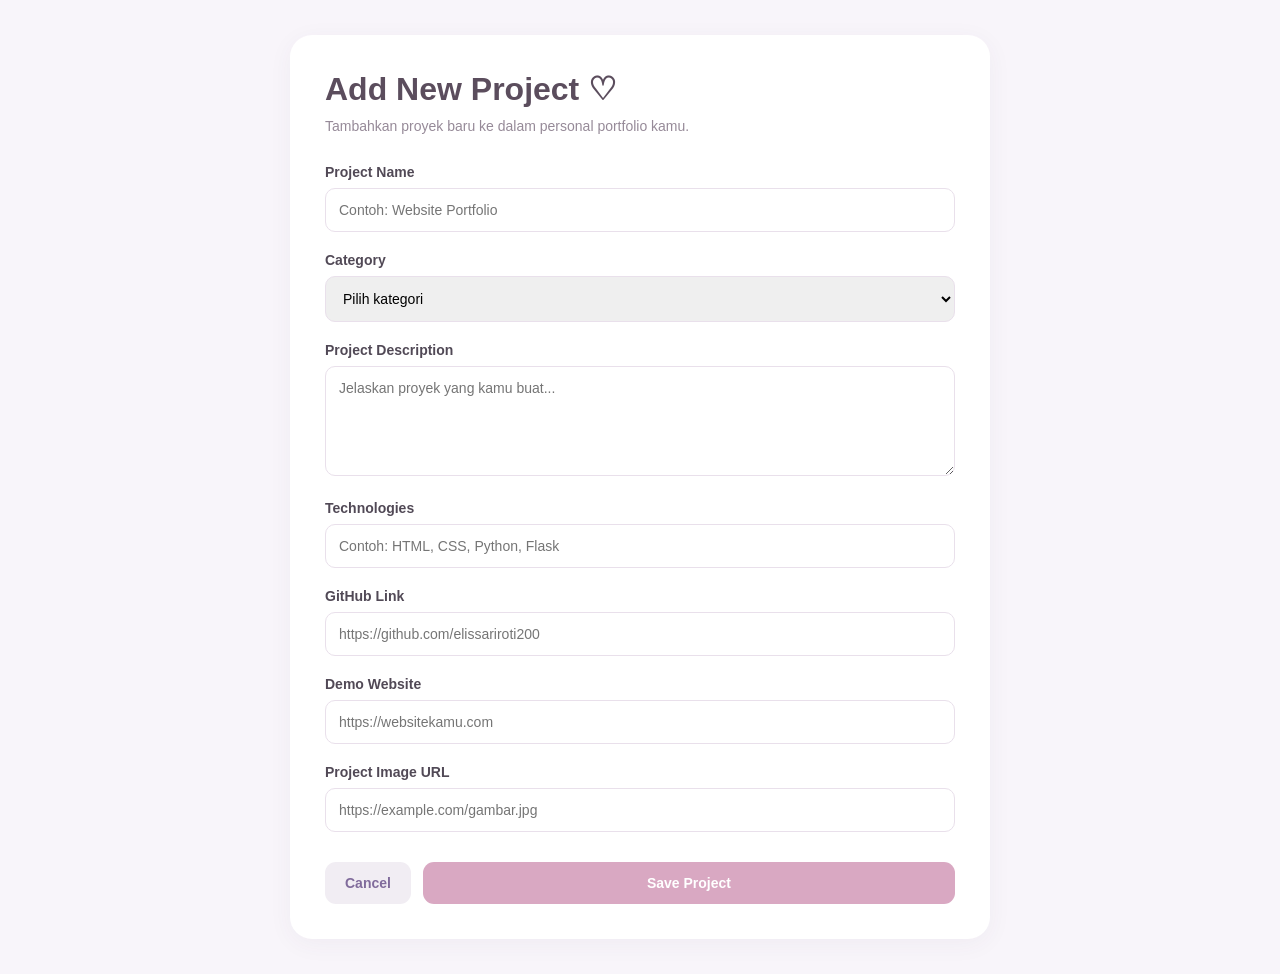
<file: templates/tambah.html>
<!DOCTYPE html>
<html lang="id">
<head>
    <meta charset="UTF-8">
    <meta name="viewport" content="width=device-width, initial-scale=1.0">
    <title>Add Project | Elis Portfolio</title>

    <style>
        * {
            margin: 0;
            padding: 0;
            box-sizing: border-box;
        }

        body {
            font-family: Arial, sans-serif;
            background: #f8f5fa;
            color: #514956;
            padding: 35px 20px;
        }

        .container {
            max-width: 700px;
            margin: auto;
        }

        .form-card {
            background: white;
            padding: 35px;
            border-radius: 22px;
            box-shadow: 0 5px 25px rgba(80, 60, 90, 0.05);
        }

        h1 {
            color: #5b4d5d;
            margin-bottom: 10px;
        }

        .subtitle {
            color: #968a98;
            margin-bottom: 30px;
            font-size: 14px;
        }

        label {
            display: block;
            margin-bottom: 8px;
            font-weight: bold;
            font-size: 14px;
        }

        input, textarea, select {
            width: 100%;
            padding: 13px;
            border: 1px solid #e9e0eb;
            border-radius: 10px;
            margin-bottom: 20px;
            font-size: 14px;
            font-family: Arial, sans-serif;
            outline: none;
        }

        input:focus, textarea:focus, select:focus {
            border-color: #d9a8c2;
        }

        textarea {
            resize: vertical;
            min-height: 110px;
        }

        .buttons {
            display: flex;
            gap: 12px;
            margin-top: 10px;
        }

        .btn {
            padding: 13px 20px;
            border: none;
            border-radius: 11px;
            text-decoration: none;
            cursor: pointer;
            font-weight: bold;
            font-size: 14px;
        }

        .btn-save {
            background: #d9a8c2;
            color: white;
            flex: 1;
        }

        .btn-back {
            background: #f1edf3;
            color: #806b9b;
        }

        @media (max-width: 500px) {
            .form-card {
                padding: 22px;
            }
        }
    </style>
</head>

<body>

<div class="container">

    <div class="form-card">

        <h1>Add New Project ♡</h1>

        <p class="subtitle">
            Tambahkan proyek baru ke dalam personal portfolio kamu.
        </p>

        <form method="POST">

            <label>Project Name</label>
            <input
                type="text"
                name="name"
                placeholder="Contoh: Website Portfolio"
                required
            >

            <label>Category</label>
            <select name="category" required>
                <option value="">Pilih kategori</option>
                <option value="Web Development">Web Development</option>
                <option value="Frontend Development">Frontend Development</option>
                <option value="Backend Development">Backend Development</option>
                <option value="Database">Database</option>
                <option value="UI/UX Design">UI/UX Design</option>
                <option value="Other IT Projects">Other IT Projects</option>
            </select>

            <label>Project Description</label>
            <textarea
                name="description"
                placeholder="Jelaskan proyek yang kamu buat..."
                required
            ></textarea>

            <label>Technologies</label>
            <input
                type="text"
                name="technologies"
                placeholder="Contoh: HTML, CSS, Python, Flask"
            >

            <label>GitHub Link</label>
            <input
                type="url"
                name="github"
                placeholder="https://github.com/elissariroti200"
            >

            <label>Demo Website</label>
            <input
                type="url"
                name="demo"
                placeholder="https://websitekamu.com"
            >

            <label>Project Image URL</label>
            <input
                type="url"
                name="image"
                placeholder="https://example.com/gambar.jpg"
            >

            <div class="buttons">

                <a href="{{ url_for('dashboard') }}"
                   class="btn btn-back">
                    Cancel
                </a>

                <button type="submit" class="btn btn-save">
                    Save Project
                </button>

            </div>

        </form>

    </div>

</div>

</body>
</html>
</file>
